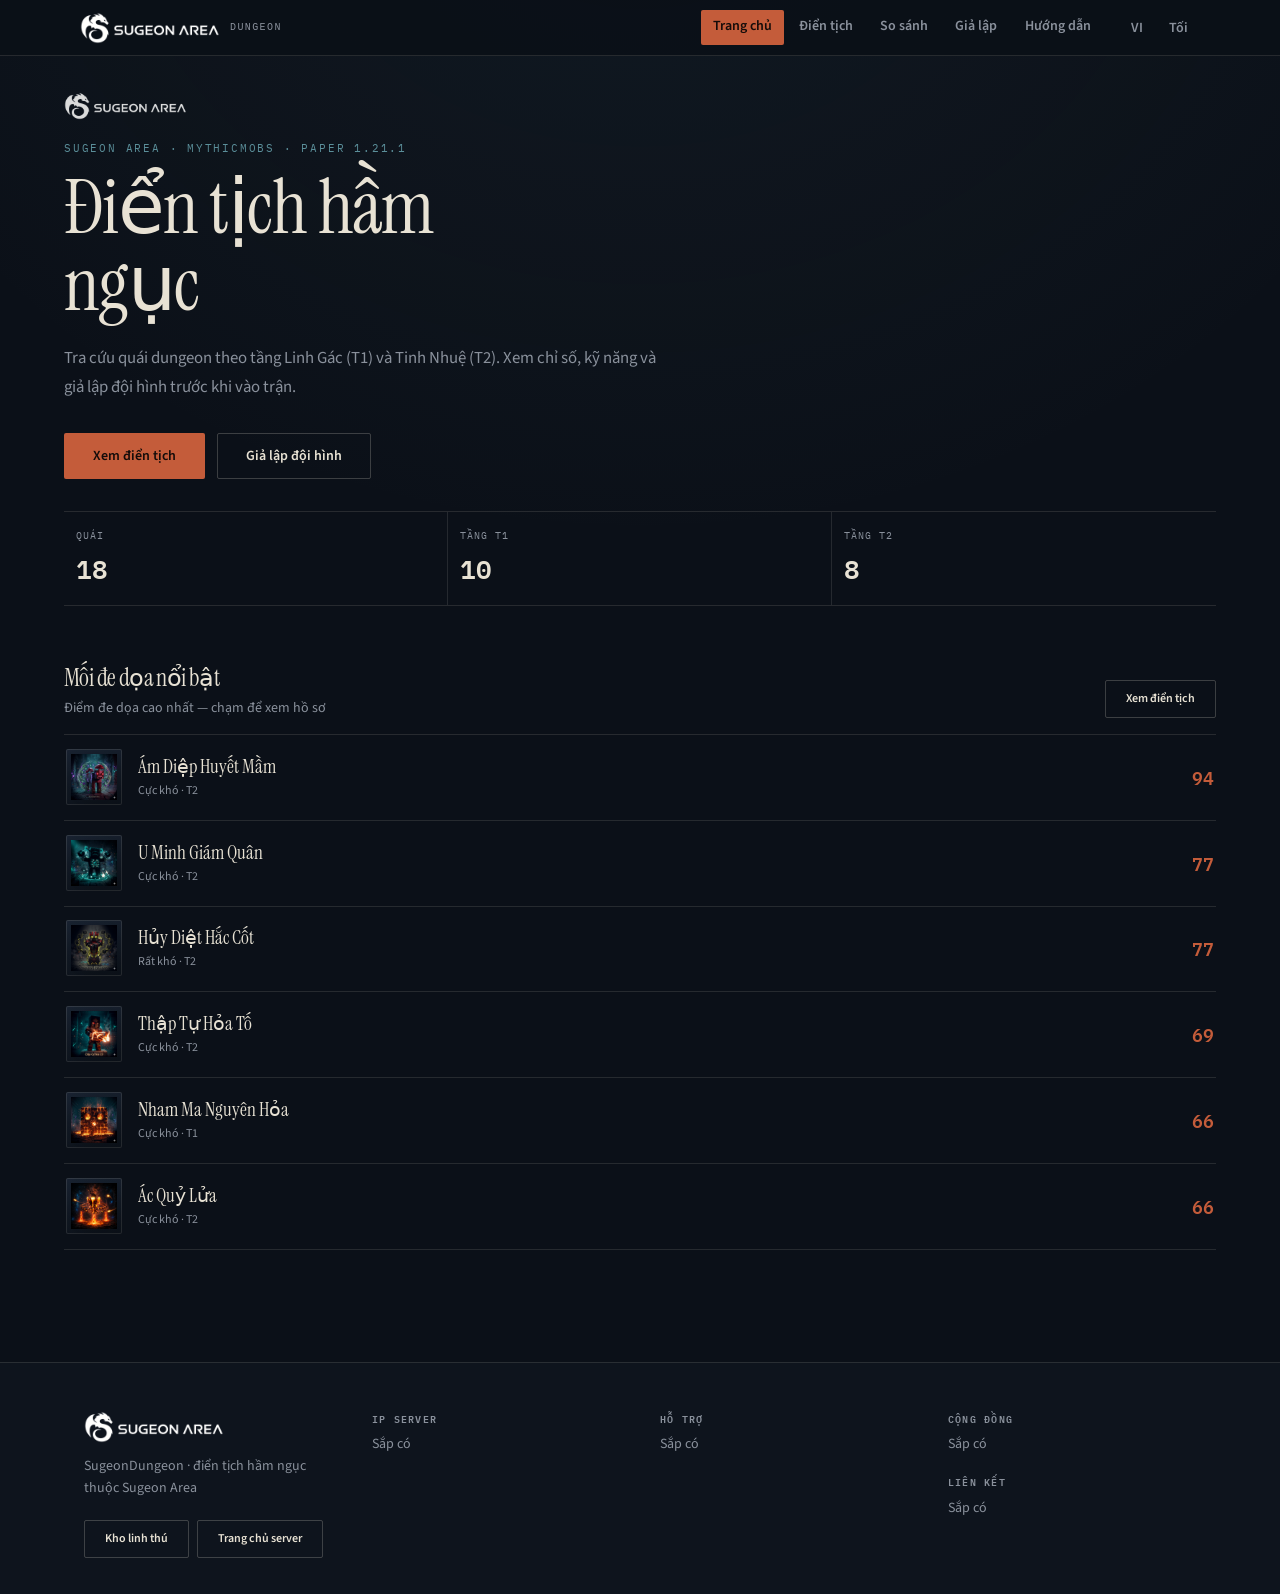
<file: index.html>
<!doctype html>
<html lang="vi">
  <head>
    <meta charset="UTF-8" />
    <script>
      (function () {
        try {
          var t = localStorage.getItem('sugeondungeon_theme')
          document.documentElement.setAttribute('data-theme', t === 'light' ? 'light' : 'dark')
          var l = localStorage.getItem('sugeondungeon_lang')
          document.documentElement.setAttribute('lang', l === 'en' ? 'en' : 'vi')
        } catch (e) {
          document.documentElement.setAttribute('data-theme', 'dark')
        }
      })()
    </script>
    <link rel="icon" type="image/png" href="/assets/brand/mark-dark.png" />
    <meta name="viewport" content="width=device-width, initial-scale=1.0, viewport-fit=cover" />
    <title>SugeonDungeon · Điển tịch hầm ngục</title>
    <link rel="preconnect" href="https://fonts.googleapis.com" />
    <link rel="preconnect" href="https://fonts.gstatic.com" crossorigin />
    <link href="https://fonts.googleapis.com/css2?family=Instrument+Serif:ital@0;1&family=Source+Sans+3:wght@400;500;600;700&family=IBM+Plex+Mono:wght@500;600&display=swap" rel="stylesheet" />
    <script type="module" crossorigin src="/assets/main-BBxByLj7.js"></script>
    <link rel="modulepreload" crossorigin href="/assets/ui-DnTEYaV6.js">
    <link rel="modulepreload" crossorigin href="/assets/mobs-D_R3keVO.js">
    <link rel="stylesheet" crossorigin href="/assets/ui-BxVyQtWM.css">
  </head>
  <body>
    <div id="app"></div>
  </body>
</html>
</file>
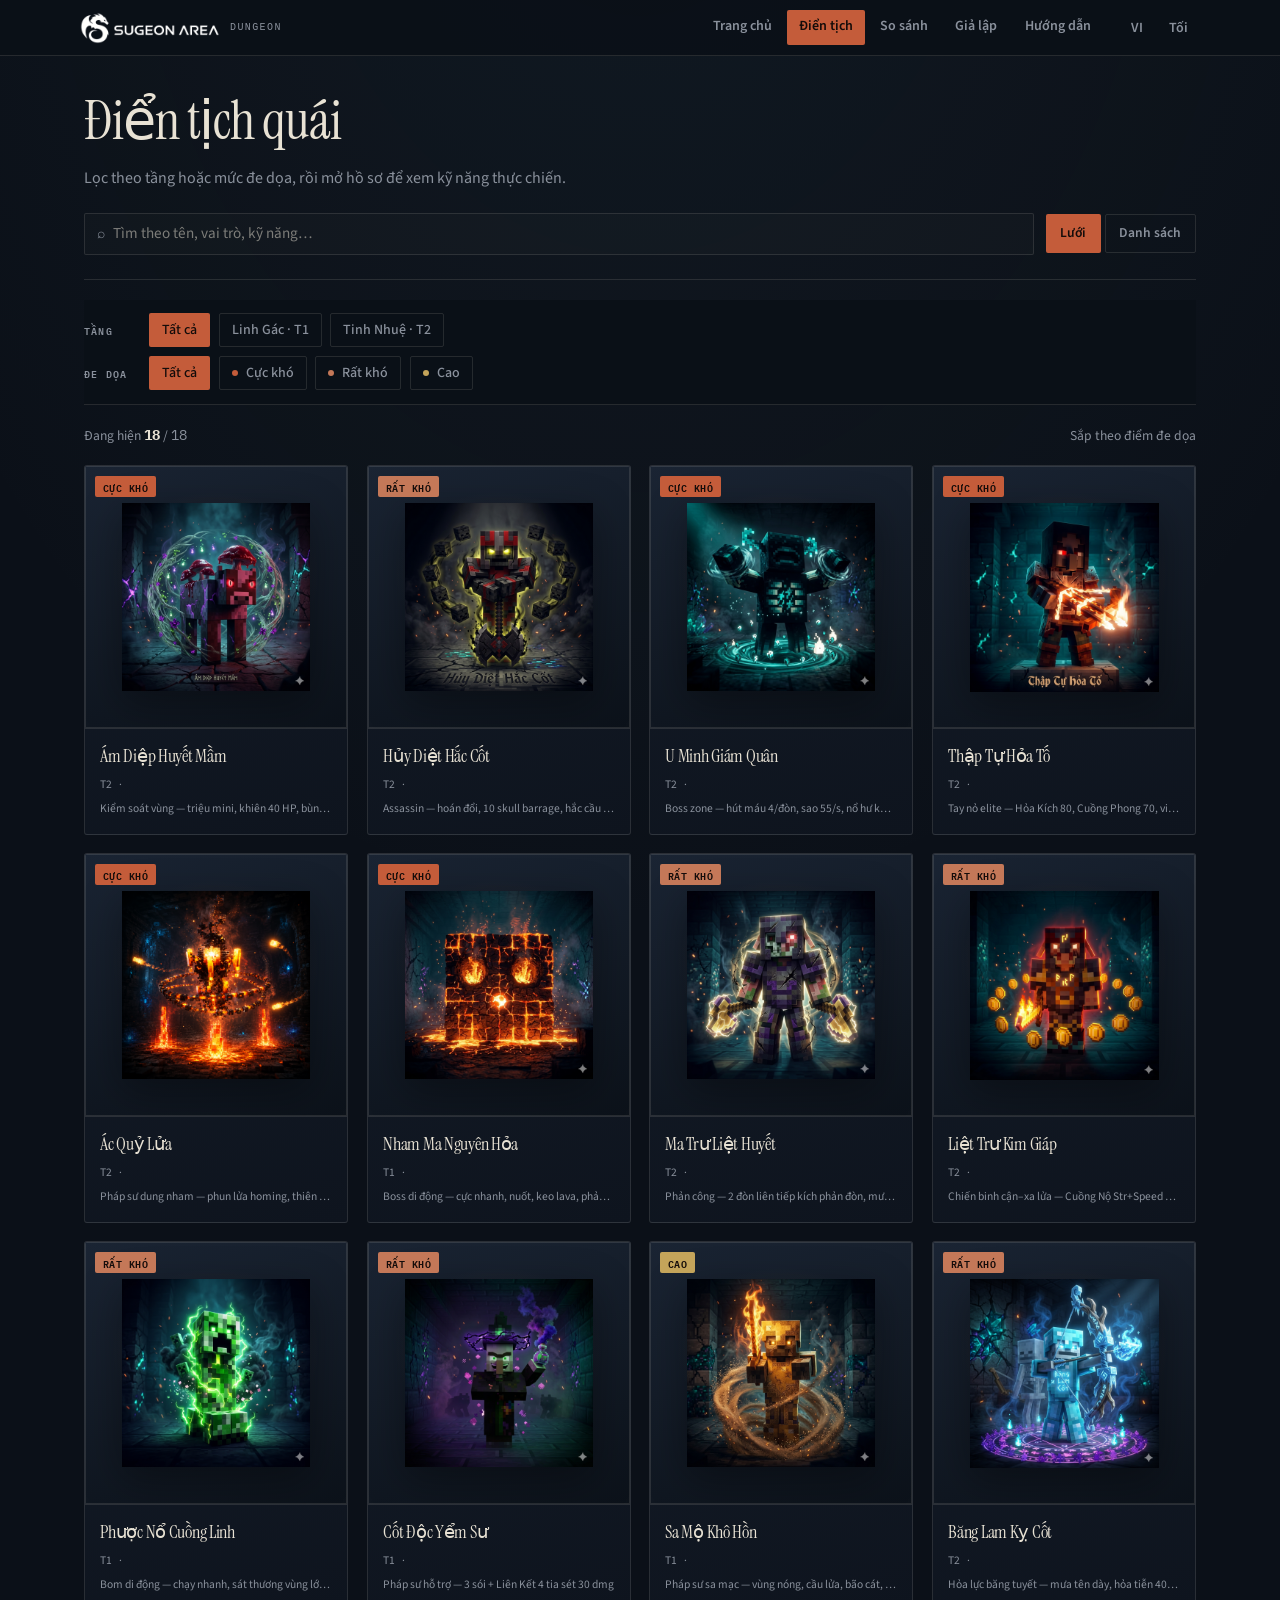
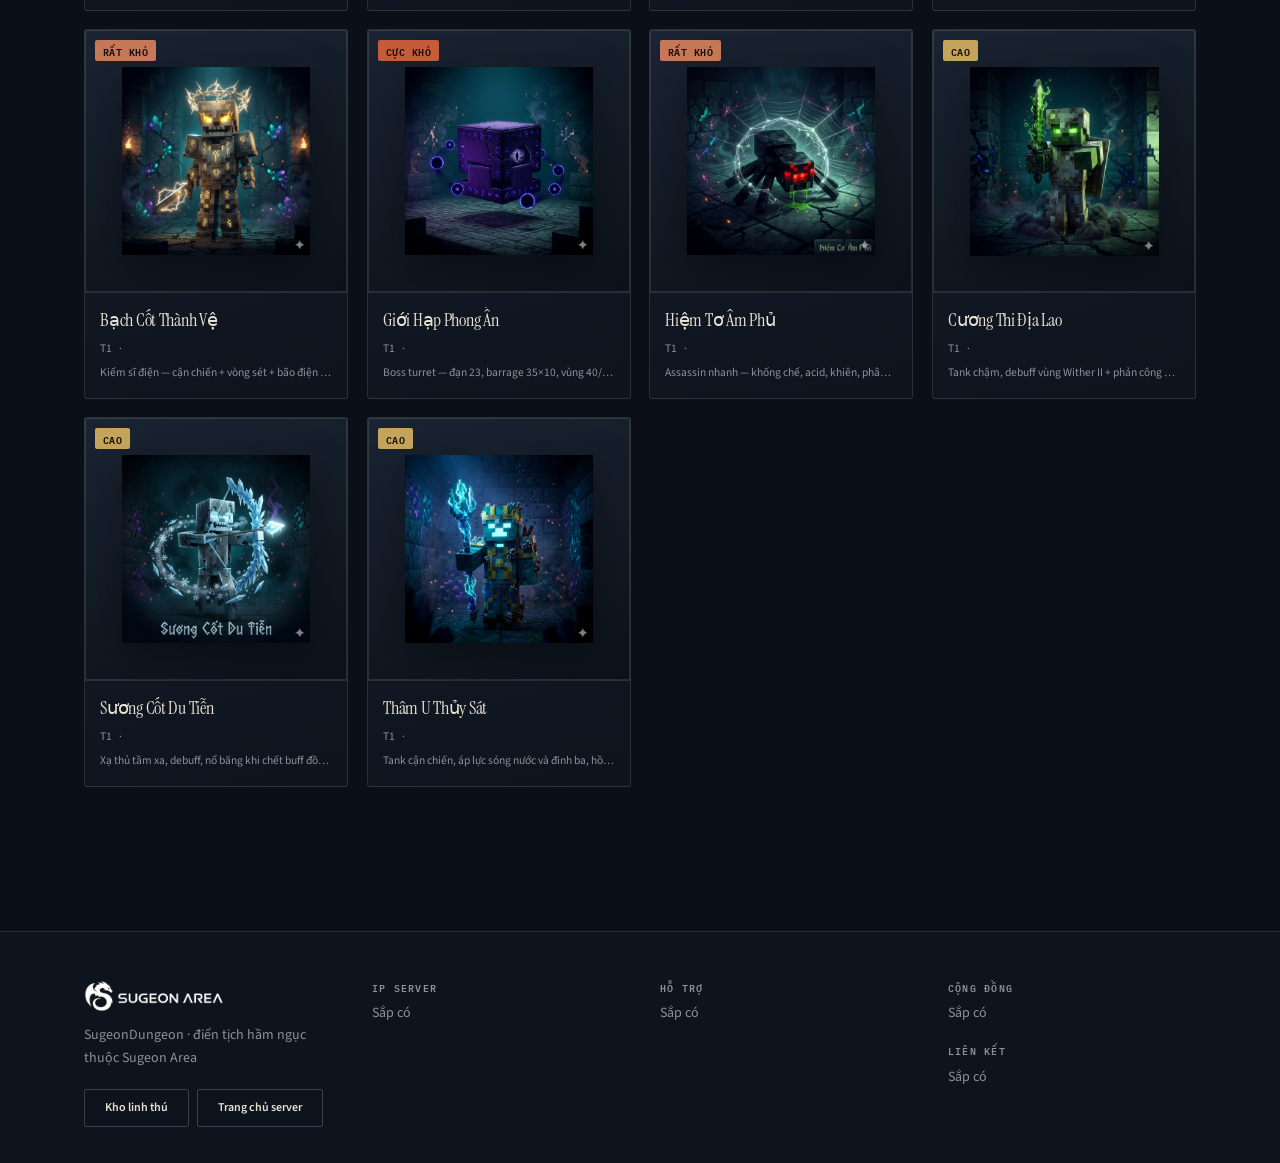
<file: bestiary.html>
<!doctype html>
<html lang="vi">
  <head>
    <meta charset="UTF-8" />
    <script>
      (function () {
        try {
          var t = localStorage.getItem('sugeondungeon_theme')
          document.documentElement.setAttribute('data-theme', t === 'light' ? 'light' : 'dark')
          var l = localStorage.getItem('sugeondungeon_lang')
          document.documentElement.setAttribute('lang', l === 'en' ? 'en' : 'vi')
        } catch (e) {
          document.documentElement.setAttribute('data-theme', 'dark')
        }
      })()
    </script>
    <link rel="icon" type="image/png" href="/assets/brand/mark-dark.png" />
    <meta name="viewport" content="width=device-width, initial-scale=1.0, viewport-fit=cover" />
    <title>Điển tịch · SugeonDungeon</title>
    <link rel="preconnect" href="https://fonts.googleapis.com" />
    <link rel="preconnect" href="https://fonts.gstatic.com" crossorigin />
    <link href="https://fonts.googleapis.com/css2?family=Instrument+Serif:ital@0;1&family=Source+Sans+3:wght@400;500;600;700&family=IBM+Plex+Mono:wght@500;600&display=swap" rel="stylesheet" />
    <script type="module" crossorigin src="/assets/bestiary-DeNfQqN1.js"></script>
    <link rel="modulepreload" crossorigin href="/assets/ui-DnTEYaV6.js">
    <link rel="modulepreload" crossorigin href="/assets/mobs-D_R3keVO.js">
    <link rel="stylesheet" crossorigin href="/assets/ui-BxVyQtWM.css">
  </head>
  <body>
    <div id="app"></div>
  </body>
</html>
</file>
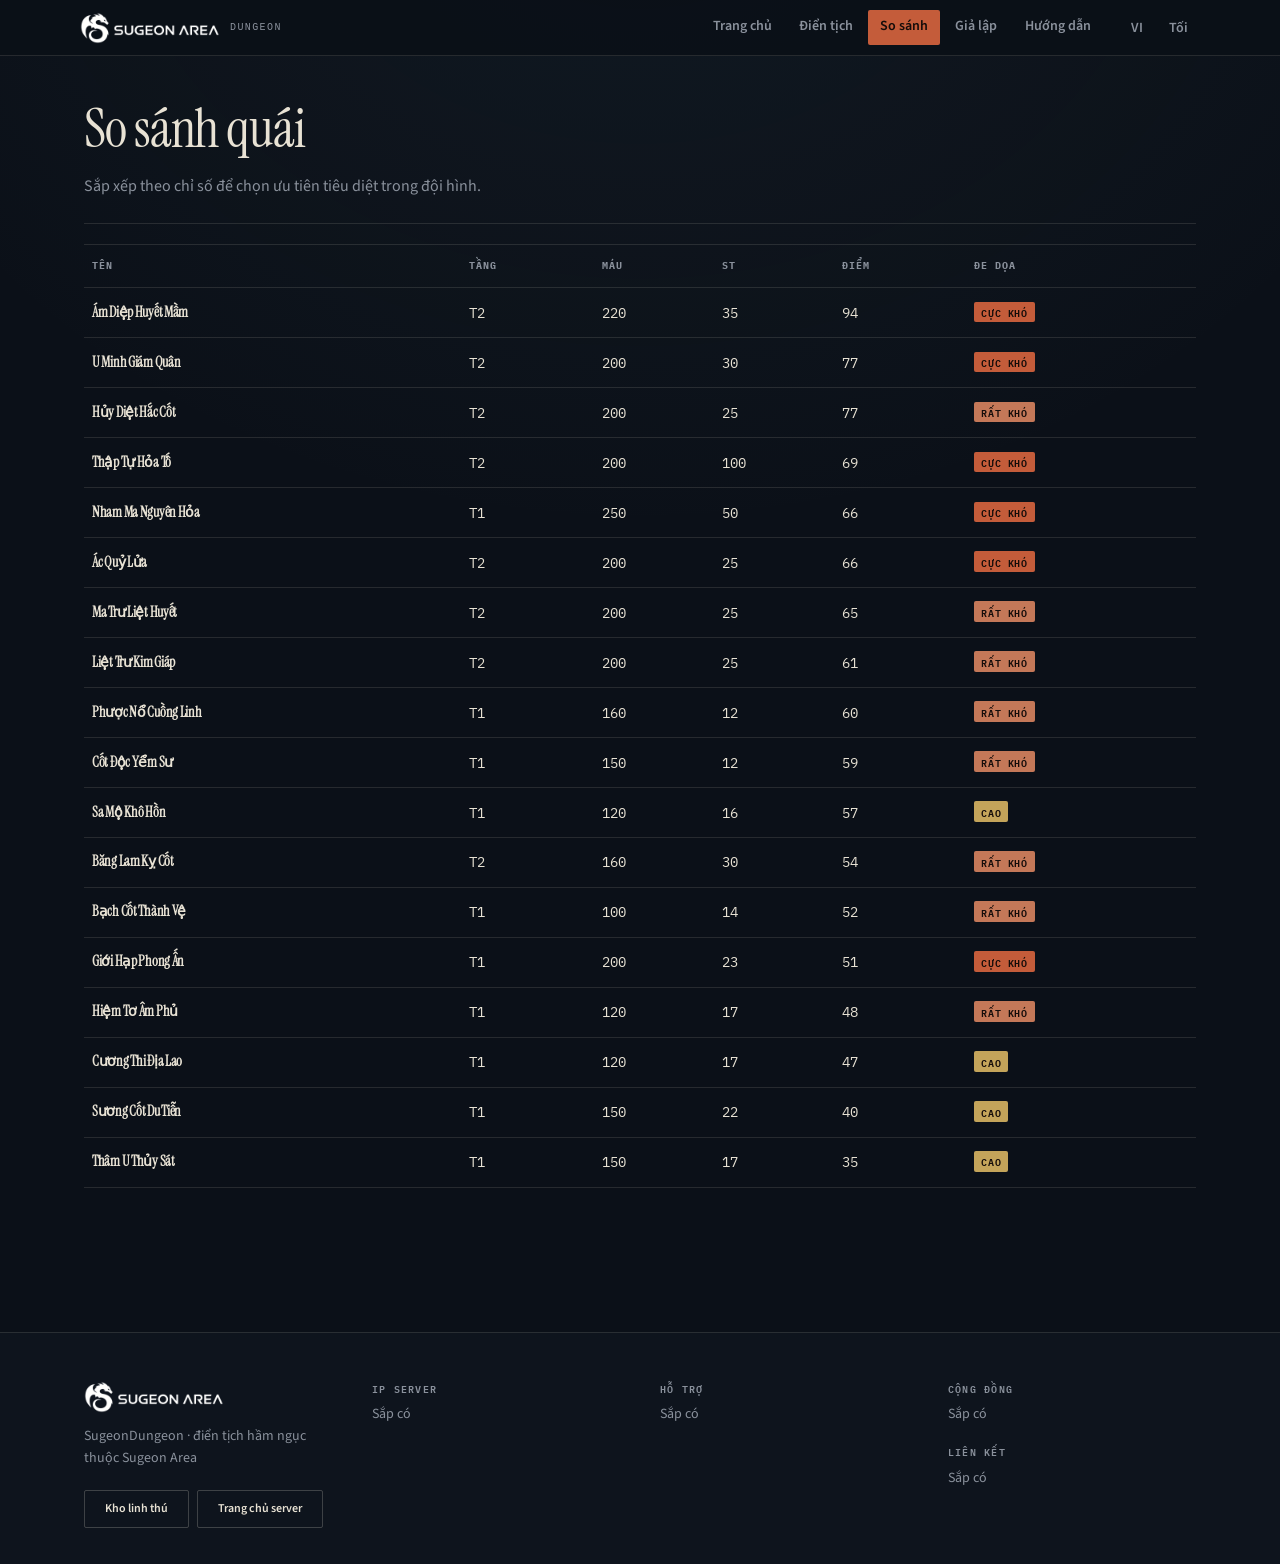
<file: compare.html>
<!doctype html>
<html lang="vi">
  <head>
    <meta charset="UTF-8" />
    <script>
      (function () {
        try {
          var t = localStorage.getItem('sugeondungeon_theme')
          document.documentElement.setAttribute('data-theme', t === 'light' ? 'light' : 'dark')
          var l = localStorage.getItem('sugeondungeon_lang')
          document.documentElement.setAttribute('lang', l === 'en' ? 'en' : 'vi')
        } catch (e) {
          document.documentElement.setAttribute('data-theme', 'dark')
        }
      })()
    </script>
    <link rel="icon" type="image/png" href="/assets/brand/mark-dark.png" />
    <meta name="viewport" content="width=device-width, initial-scale=1.0, viewport-fit=cover" />
    <title>So sánh · SugeonDungeon</title>
    <link rel="preconnect" href="https://fonts.googleapis.com" />
    <link rel="preconnect" href="https://fonts.gstatic.com" crossorigin />
    <link href="https://fonts.googleapis.com/css2?family=Instrument+Serif:ital@0;1&family=Source+Sans+3:wght@400;500;600;700&family=IBM+Plex+Mono:wght@500;600&display=swap" rel="stylesheet" />
    <script type="module" crossorigin src="/assets/compare-CwYN3vMA.js"></script>
    <link rel="modulepreload" crossorigin href="/assets/ui-DnTEYaV6.js">
    <link rel="modulepreload" crossorigin href="/assets/mobs-D_R3keVO.js">
    <link rel="stylesheet" crossorigin href="/assets/ui-BxVyQtWM.css">
  </head>
  <body>
    <div id="app"></div>
  </body>
</html>
</file>
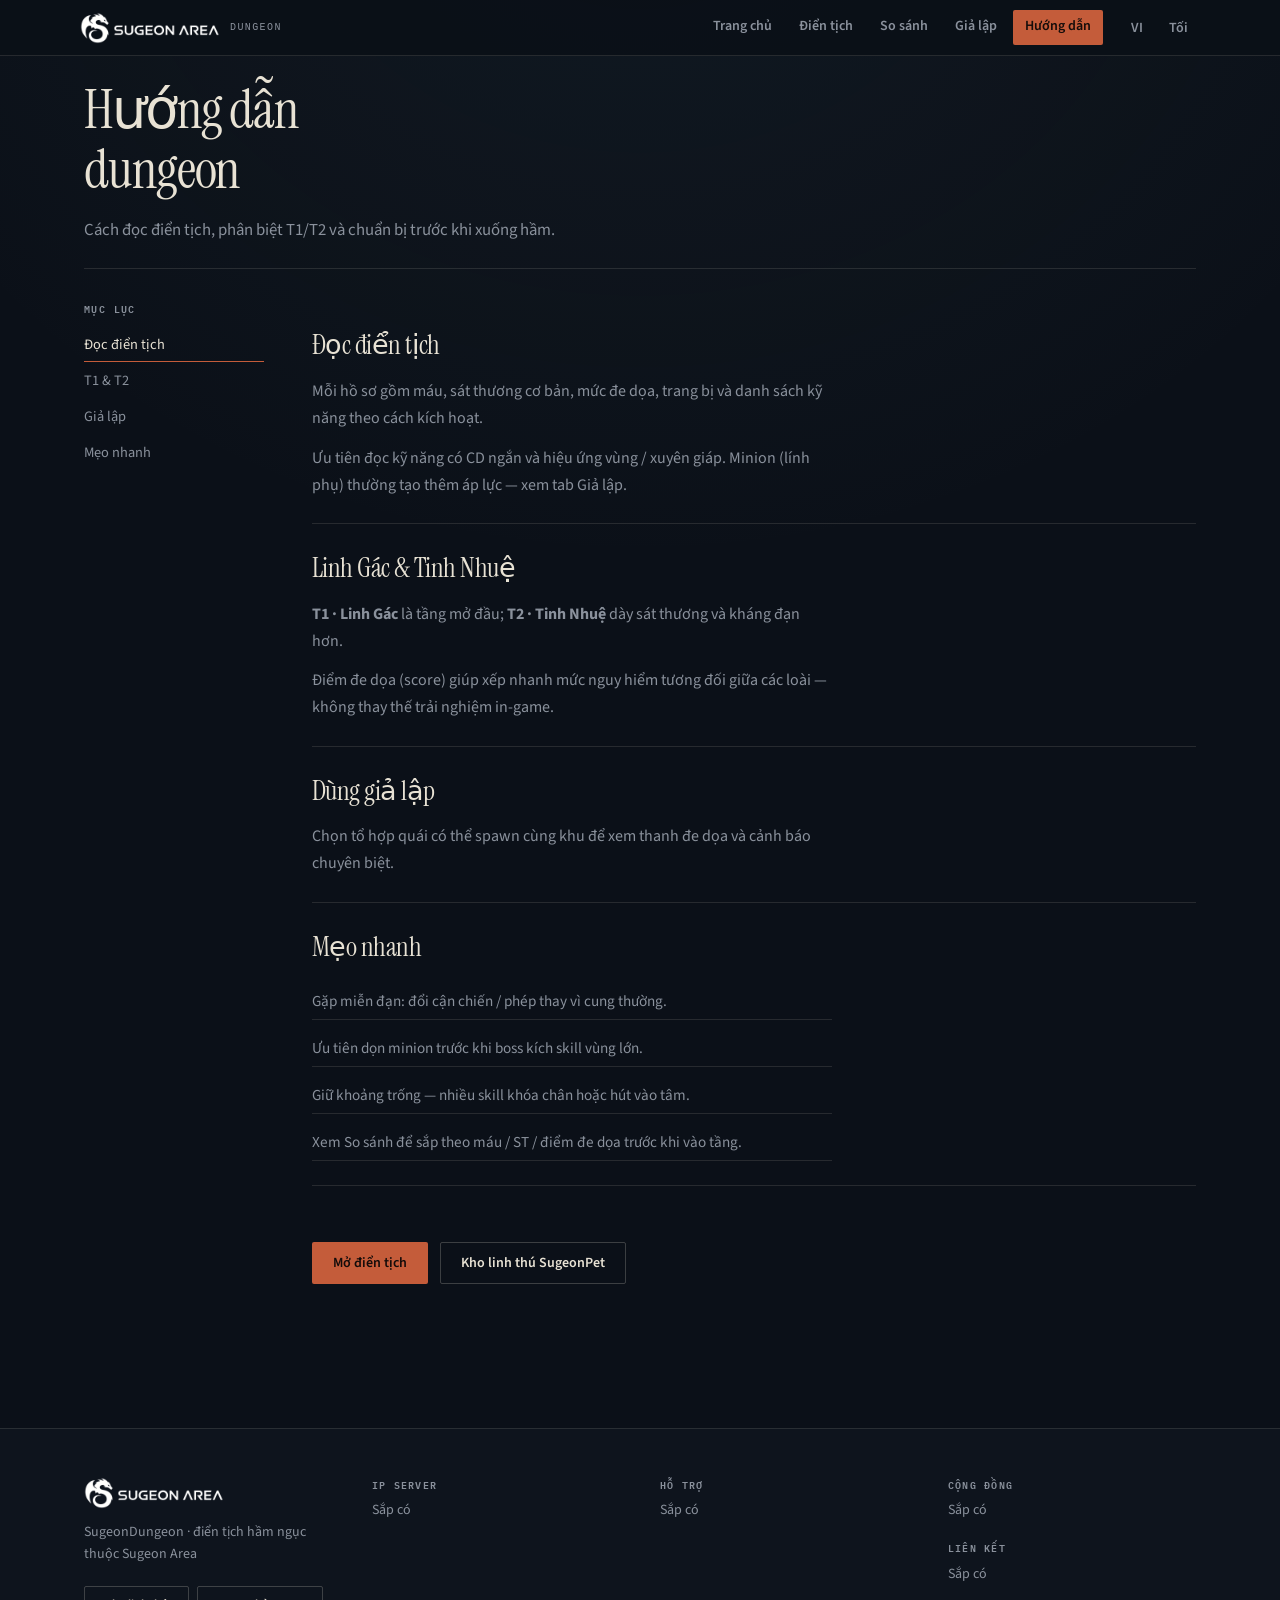
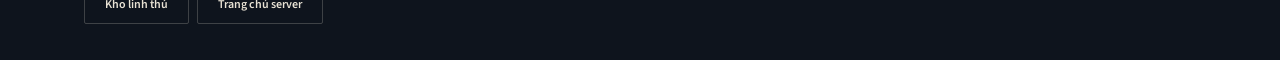
<file: guide.html>
<!doctype html>
<html lang="vi">
  <head>
    <meta charset="UTF-8" />
    <script>
      (function () {
        try {
          var t = localStorage.getItem('sugeondungeon_theme')
          document.documentElement.setAttribute('data-theme', t === 'light' ? 'light' : 'dark')
          var l = localStorage.getItem('sugeondungeon_lang')
          document.documentElement.setAttribute('lang', l === 'en' ? 'en' : 'vi')
        } catch (e) {
          document.documentElement.setAttribute('data-theme', 'dark')
        }
      })()
    </script>
    <link rel="icon" type="image/png" href="/assets/brand/mark-dark.png" />
    <meta name="viewport" content="width=device-width, initial-scale=1.0, viewport-fit=cover" />
    <title>Hướng dẫn · SugeonDungeon</title>
    <link rel="preconnect" href="https://fonts.googleapis.com" />
    <link rel="preconnect" href="https://fonts.gstatic.com" crossorigin />
    <link href="https://fonts.googleapis.com/css2?family=Instrument+Serif:ital@0;1&family=Source+Sans+3:wght@400;500;600;700&family=IBM+Plex+Mono:wght@500;600&display=swap" rel="stylesheet" />
    <script type="module" crossorigin src="/assets/guide-CrwP-nEW.js"></script>
    <link rel="modulepreload" crossorigin href="/assets/ui-DnTEYaV6.js">
    <link rel="stylesheet" crossorigin href="/assets/ui-BxVyQtWM.css">
  </head>
  <body>
    <div id="app"></div>
  </body>
</html>
</file>
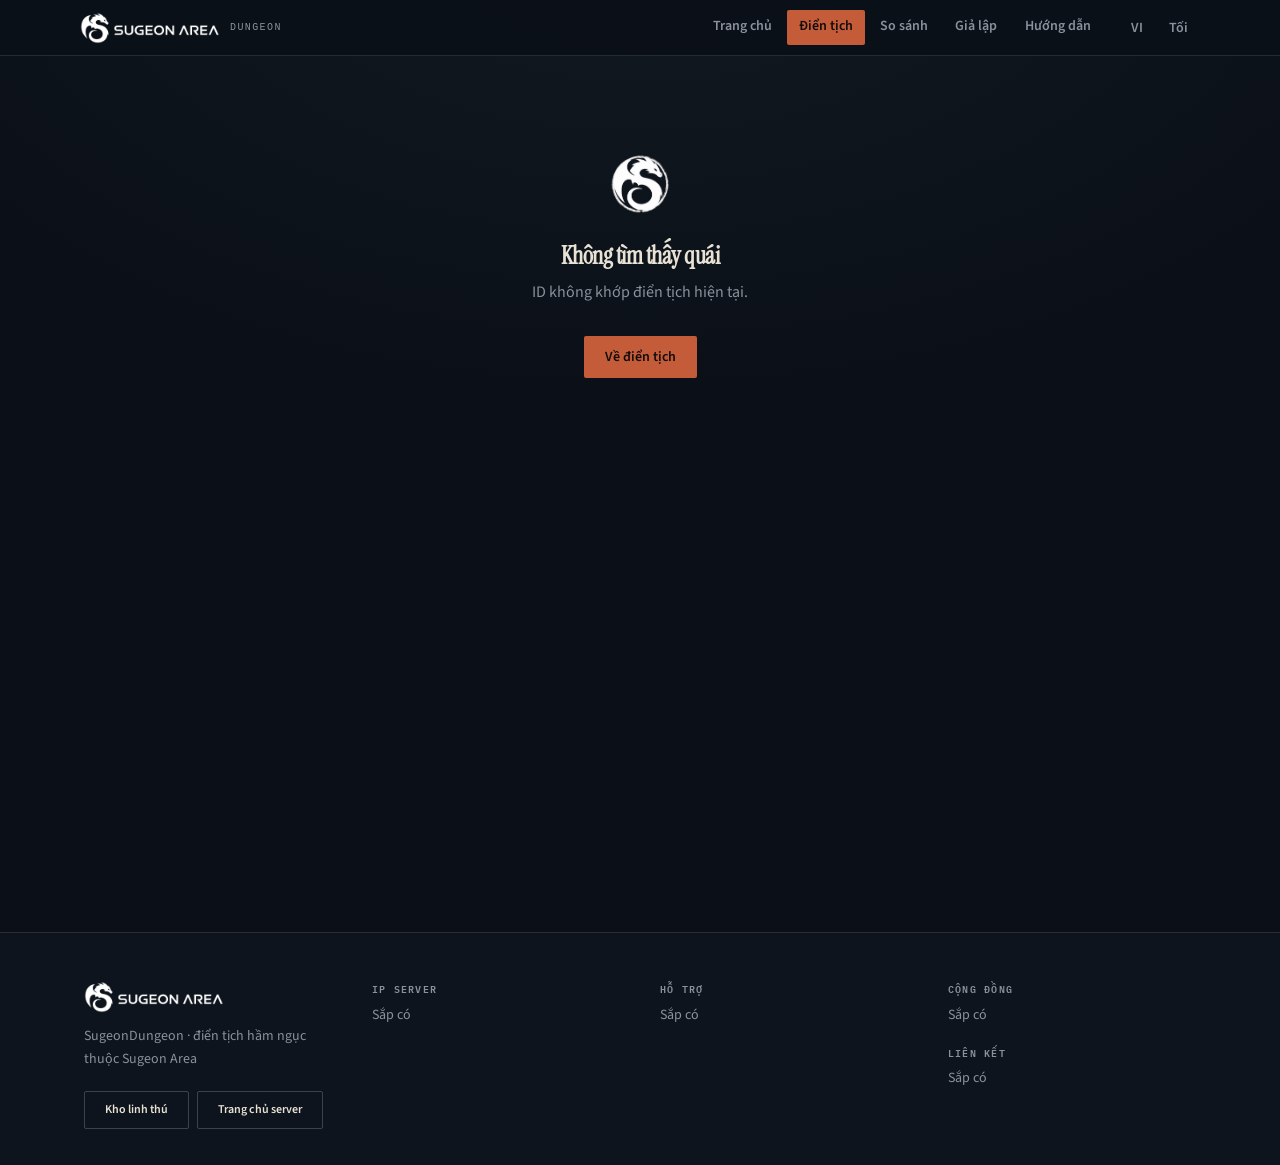
<file: mob.html>
<!doctype html>
<html lang="vi">
  <head>
    <meta charset="UTF-8" />
    <script>
      (function () {
        try {
          var t = localStorage.getItem('sugeondungeon_theme')
          document.documentElement.setAttribute('data-theme', t === 'light' ? 'light' : 'dark')
          var l = localStorage.getItem('sugeondungeon_lang')
          document.documentElement.setAttribute('lang', l === 'en' ? 'en' : 'vi')
        } catch (e) {
          document.documentElement.setAttribute('data-theme', 'dark')
        }
      })()
    </script>
    <link rel="icon" type="image/png" href="/assets/brand/mark-dark.png" />
    <meta name="viewport" content="width=device-width, initial-scale=1.0, viewport-fit=cover" />
    <title>Hồ sơ quái · SugeonDungeon</title>
    <link rel="preconnect" href="https://fonts.googleapis.com" />
    <link rel="preconnect" href="https://fonts.gstatic.com" crossorigin />
    <link href="https://fonts.googleapis.com/css2?family=Instrument+Serif:ital@0;1&family=Source+Sans+3:wght@400;500;600;700&family=IBM+Plex+Mono:wght@500;600&display=swap" rel="stylesheet" />
    <script type="module" crossorigin src="/assets/mob-VVMuemdO.js"></script>
    <link rel="modulepreload" crossorigin href="/assets/ui-DnTEYaV6.js">
    <link rel="modulepreload" crossorigin href="/assets/mobs-D_R3keVO.js">
    <link rel="stylesheet" crossorigin href="/assets/ui-BxVyQtWM.css">
  </head>
  <body>
    <div id="app"></div>
  </body>
</html>
</file>
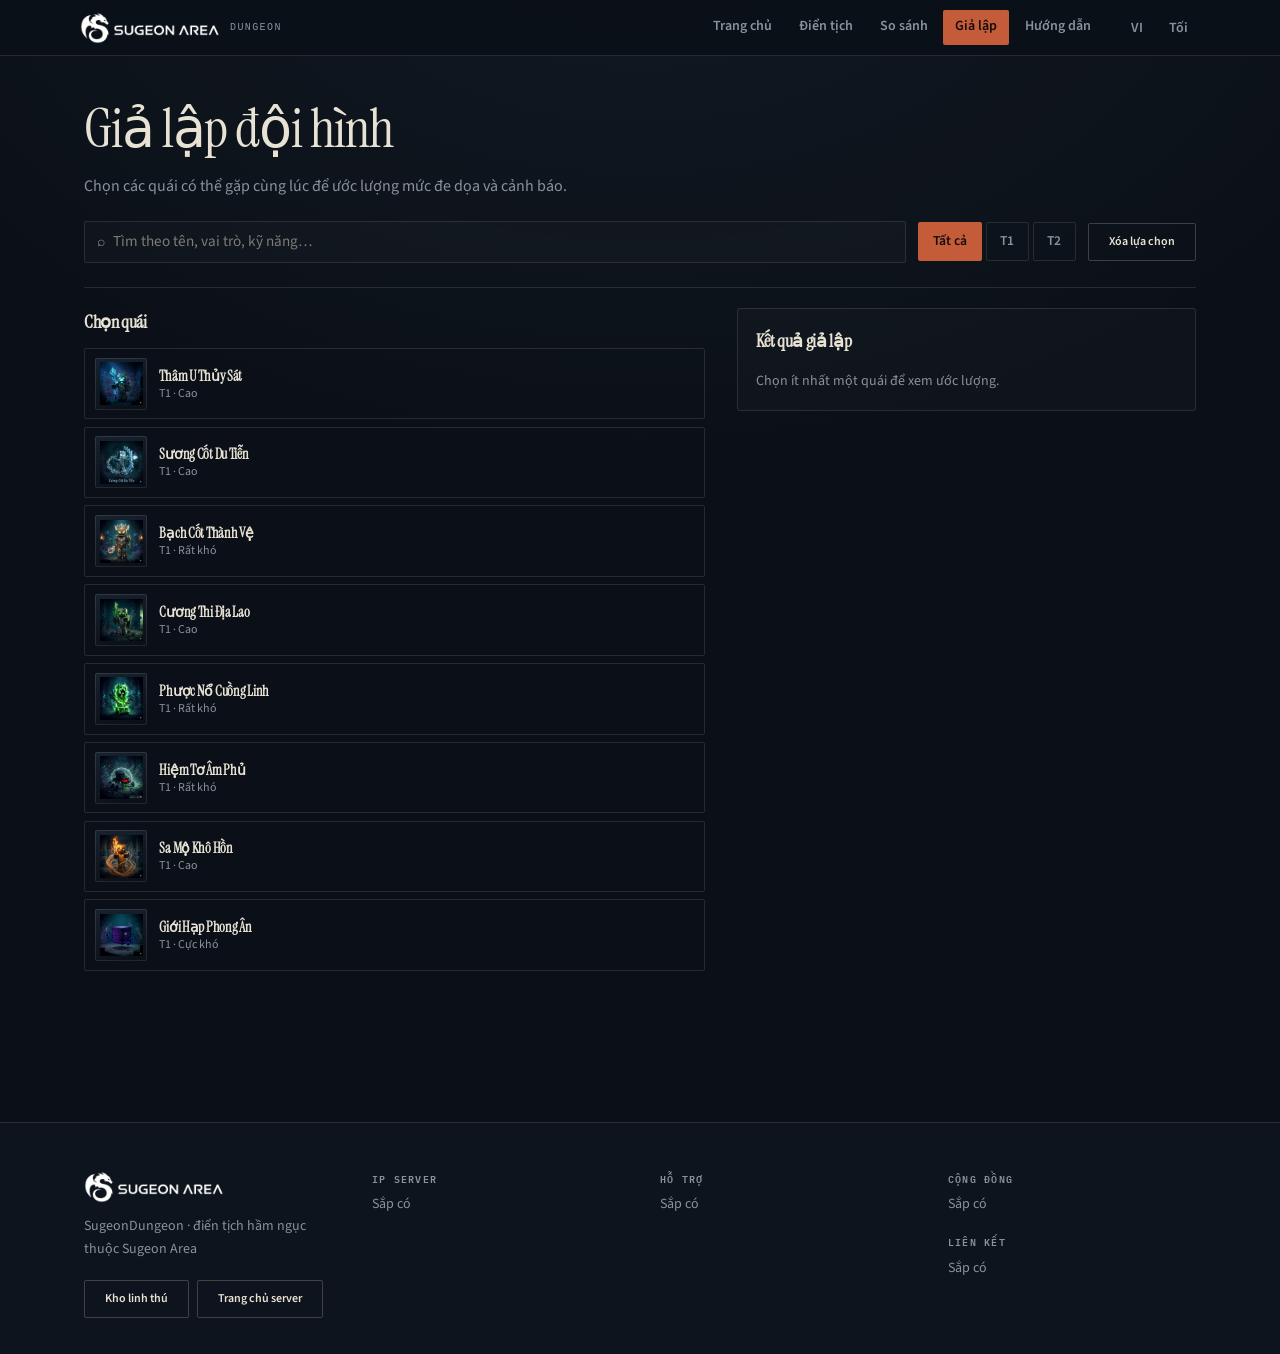
<file: simulator.html>
<!doctype html>
<html lang="vi">
  <head>
    <meta charset="UTF-8" />
    <script>
      (function () {
        try {
          var t = localStorage.getItem('sugeondungeon_theme')
          document.documentElement.setAttribute('data-theme', t === 'light' ? 'light' : 'dark')
          var l = localStorage.getItem('sugeondungeon_lang')
          document.documentElement.setAttribute('lang', l === 'en' ? 'en' : 'vi')
        } catch (e) {
          document.documentElement.setAttribute('data-theme', 'dark')
        }
      })()
    </script>
    <link rel="icon" type="image/png" href="/assets/brand/mark-dark.png" />
    <meta name="viewport" content="width=device-width, initial-scale=1.0, viewport-fit=cover" />
    <title>Giả lập · SugeonDungeon</title>
    <link rel="preconnect" href="https://fonts.googleapis.com" />
    <link rel="preconnect" href="https://fonts.gstatic.com" crossorigin />
    <link href="https://fonts.googleapis.com/css2?family=Instrument+Serif:ital@0;1&family=Source+Sans+3:wght@400;500;600;700&family=IBM+Plex+Mono:wght@500;600&display=swap" rel="stylesheet" />
    <script type="module" crossorigin src="/assets/simulator-Ba0KvdZu.js"></script>
    <link rel="modulepreload" crossorigin href="/assets/ui-DnTEYaV6.js">
    <link rel="modulepreload" crossorigin href="/assets/mobs-D_R3keVO.js">
    <link rel="stylesheet" crossorigin href="/assets/ui-BxVyQtWM.css">
  </head>
  <body>
    <div id="app"></div>
  </body>
</html>
</file>
<file: assets/ui-BxVyQtWM.css>
/*! tailwindcss v4.3.5 | MIT License | https://tailwindcss.com */
@layer properties{@supports (((-webkit-hyphens:none)) and (not (margin-trim:block))) or ((-moz-orient:inline) and (not (color:rgb(from red r g b)))){*,:before,:after,::backdrop{--tw-rotate-x:initial;--tw-rotate-y:initial;--tw-rotate-z:initial;--tw-skew-x:initial;--tw-skew-y:initial;--tw-space-y-reverse:0;--tw-border-style:solid;--tw-leading:initial;--tw-font-weight:initial;--tw-tracking:initial}}}@layer theme{:root,:host{--font-sans:"Source Sans 3", "Segoe UI", ui-sans-serif, system-ui, sans-serif;--font-mono:ui-monospace, SFMono-Regular, Menlo, Monaco, Consolas, "Liberation Mono", "Courier New", monospace;--color-white:#fff;--spacing:.25rem;--container-lg:32rem;--container-6xl:72rem;--text-xs:.75rem;--text-xs--line-height:calc(1 / .75);--text-sm:.875rem;--text-sm--line-height:calc(1.25 / .875);--text-lg:1.125rem;--text-lg--line-height:calc(1.75 / 1.125);--text-xl:1.25rem;--text-xl--line-height:calc(1.75 / 1.25);--text-2xl:1.5rem;--text-2xl--line-height:calc(2 / 1.5);--font-weight-medium:500;--font-weight-semibold:600;--font-weight-bold:700;--font-weight-extrabold:800;--tracking-tight:-.025em;--tracking-wide:.025em;--leading-relaxed:1.625;--radius-xl:.75rem;--default-font-family:var(--font-sans);--default-mono-font-family:var(--font-mono);--font-display:"Instrument Serif", "Times New Roman", ui-serif, Georgia, serif;--font-num:"IBM Plex Mono", ui-monospace, monospace;--color-void:#0b1018;--color-ink:#e8e2d4;--color-muted:#8a919c;--color-amber:#c45c3a;--color-emerald:#5b8f9a;--color-panel:#121822;--color-mythic:#c45c3a;--ease-keep:cubic-bezier(.22, 1, .36, 1)}}@layer base{*,:after,:before,::backdrop{box-sizing:border-box;border:0 solid;margin:0;padding:0}::file-selector-button{box-sizing:border-box;border:0 solid;margin:0;padding:0}html,:host{-webkit-text-size-adjust:100%;tab-size:4;line-height:1.5;font-family:var(--default-font-family,-apple-system, BlinkMacSystemFont, "Segoe UI", Roboto, "Helvetica Neue", "Noto Sans", Arial, sans-serif, "Apple Color Emoji", "Segoe UI Emoji", "Segoe UI Symbol", "Noto Color Emoji");font-feature-settings:var(--default-font-feature-settings,normal);font-variation-settings:var(--default-font-variation-settings,normal);-webkit-tap-highlight-color:transparent}hr{height:0;color:inherit;border-top-width:1px}abbr:where([title]){-webkit-text-decoration:underline dotted;text-decoration:underline dotted}h1,h2,h3,h4,h5,h6{font-size:inherit;font-weight:inherit}a{color:inherit;-webkit-text-decoration:inherit;-webkit-text-decoration:inherit;-webkit-text-decoration:inherit;-webkit-text-decoration:inherit;text-decoration:inherit}b,strong{font-weight:bolder}code,kbd,samp,pre{font-family:var(--default-mono-font-family,ui-monospace, SFMono-Regular, Menlo, Monaco, Consolas, "Liberation Mono", "Courier New", monospace);font-feature-settings:var(--default-mono-font-feature-settings,normal);font-variation-settings:var(--default-mono-font-variation-settings,normal);font-size:1em}small{font-size:80%}sub,sup{vertical-align:baseline;font-size:75%;line-height:0;position:relative}sub{bottom:-.25em}sup{top:-.5em}table{text-indent:0;border-color:inherit;border-collapse:collapse}:-moz-focusring:where(:not(iframe)){outline:auto}progress{vertical-align:baseline}summary{display:list-item}ol,ul,menu{list-style:none}img,svg,video,canvas,audio,iframe,embed,object{vertical-align:middle;display:block}img,video{max-width:100%;height:auto}button,input,select,optgroup,textarea{font:inherit;font-feature-settings:inherit;font-variation-settings:inherit;letter-spacing:inherit;color:inherit;opacity:1;background-color:#0000;border-radius:0}::file-selector-button{font:inherit;font-feature-settings:inherit;font-variation-settings:inherit;letter-spacing:inherit;color:inherit;opacity:1;background-color:#0000;border-radius:0}:where(select:is([multiple],[size])) optgroup{font-weight:bolder}:where(select:is([multiple],[size])) optgroup option{padding-inline-start:20px}::file-selector-button{margin-inline-end:4px}::placeholder{opacity:1}@supports (not ((-webkit-appearance:-apple-pay-button))) or (contain-intrinsic-size:1px){::placeholder{color:currentColor}@supports (color:color-mix(in lab, red, red)){::placeholder{color:color-mix(in oklab, currentcolor 50%, transparent)}}}textarea{resize:vertical}::-webkit-search-decoration{-webkit-appearance:none}::-webkit-date-and-time-value{min-height:1lh;text-align:inherit}::-webkit-datetime-edit{display:inline-flex}::-webkit-datetime-edit-fields-wrapper{padding:0}::-webkit-datetime-edit{padding-block:0}::-webkit-datetime-edit-year-field{padding-block:0}::-webkit-datetime-edit-month-field{padding-block:0}::-webkit-datetime-edit-day-field{padding-block:0}::-webkit-datetime-edit-hour-field{padding-block:0}::-webkit-datetime-edit-minute-field{padding-block:0}::-webkit-datetime-edit-second-field{padding-block:0}::-webkit-datetime-edit-millisecond-field{padding-block:0}::-webkit-datetime-edit-meridiem-field{padding-block:0}::-webkit-calendar-picker-indicator{line-height:1}:-moz-ui-invalid{box-shadow:none}button,input:where([type=button],[type=reset],[type=submit]){appearance:button}::file-selector-button{appearance:button}::-webkit-inner-spin-button{height:auto}::-webkit-outer-spin-button{height:auto}[hidden]:where(:not([hidden=until-found])){display:none!important}html{scroll-behavior:smooth}html,body{background-color:var(--color-void);min-height:100%;font-family:var(--font-sans);color:var(--color-ink);-webkit-font-smoothing:antialiased;-moz-osx-font-smoothing:grayscale}body{background:radial-gradient(120% 80% at 50% -10%, var(--rune), transparent 55%), var(--body-grad)}@supports (color:color-mix(in lab, red, red)){body{background:radial-gradient(120% 80% at 50% -10%, color-mix(in srgb, var(--rune) 8%, transparent), transparent 55%), var(--body-grad)}}body{transition:background-color .35s var(--ease-keep), color .35s var(--ease-keep);overflow-x:clip}::selection{background:var(--selection)}:focus-visible{outline:2px solid var(--color-amber);outline-offset:3px}img{max-width:100%;height:auto}h1,h2,.font-display{font-family:var(--font-display);letter-spacing:-.02em;font-weight:400}.num,.font-mono{font-family:var(--font-num);font-variant-numeric:tabular-nums}button,a.btn,a.btn-nav,.pill,.bestiary-view-btn{touch-action:manipulation}}@layer components{.btn{justify-content:center;align-items:center;gap:calc(var(--spacing) * 2);padding-inline:calc(var(--spacing) * 5);padding-block:calc(var(--spacing) * 2.5);font-size:var(--text-sm);line-height:var(--tw-leading,var(--text-sm--line-height));--tw-font-weight:var(--font-weight-semibold);font-weight:var(--font-weight-semibold);border:1px solid var(--border-strong);color:var(--color-ink);transition:background .3s var(--ease-keep), border-color .3s var(--ease-keep), color .3s var(--ease-keep);background:0 0;border-radius:2px;display:inline-flex}.btn:hover{background:#e8e2d40f}@supports (color:color-mix(in lab, red, red)){.btn:hover{background:color-mix(in srgb, var(--color-ink) 6%, transparent)}}.btn:active{transform:translateY(1px)}.btn-primary{background:var(--color-amber);color:#140c0a;border-color:#0000}.btn-primary:hover{background:#cb7052}@supports (color:color-mix(in lab, red, red)){.btn-primary:hover{background:color-mix(in srgb, var(--color-amber) 88%, #fff)}}.btn-nav{padding-inline:calc(var(--spacing) * 3);padding-block:calc(var(--spacing) * 1.5);font-size:var(--text-xs);line-height:var(--tw-leading,var(--text-xs--line-height));--tw-font-weight:var(--font-weight-semibold);font-weight:var(--font-weight-semibold)}@media (width>=40rem){.btn-nav{font-size:var(--text-sm);line-height:var(--tw-leading,var(--text-sm--line-height))}}.btn-nav{color:var(--color-muted);background:0 0;border:0;border-radius:2px}.btn-nav:hover{color:var(--color-ink);background:#e8e2d40f}@supports (color:color-mix(in lab, red, red)){.btn-nav:hover{background:color-mix(in srgb, var(--color-ink) 6%, transparent)}}.btn-nav.is-active{background:var(--color-amber);color:#140c0a}.pill{align-items:center;gap:calc(var(--spacing) * 2);padding-inline:calc(var(--spacing) * 3);padding-block:calc(var(--spacing) * 1.5);font-size:var(--text-sm);line-height:var(--tw-leading,var(--text-sm--line-height));--tw-font-weight:var(--font-weight-medium);font-weight:var(--font-weight-medium);border:1px solid var(--border-soft);color:var(--color-muted);transition:color .25s var(--ease-keep), border-color .25s var(--ease-keep), background .25s var(--ease-keep);background:0 0;border-radius:2px;display:inline-flex}.pill:hover{color:var(--color-ink);border-color:var(--border-strong)}.pill[aria-pressed=true]{color:#140c0a;background:var(--color-amber);border-color:#0000}.pip{width:calc(var(--spacing) * 1.5);height:calc(var(--spacing) * 1.5);border-radius:2147483647px}.art-frame{background:linear-gradient(160deg, var(--art-from), var(--art-to));box-shadow:inset 0 0 0 1px var(--border-soft);border-radius:2px;justify-content:center;align-items:center;display:flex;position:relative;overflow:hidden}.art-frame img{object-fit:contain;filter:drop-shadow(0 12px 20px #00000059);max-width:82%;max-height:82%}.brand-mark,.brand-word{object-fit:contain}[data-theme=dark] .brand-word-on-dark{filter:invert()brightness(1.05)}}@layer utilities{.absolute{position:absolute}.relative{position:relative}.static{position:static}.z-10{z-index:10}.mx-auto{margin-inline:auto}.mt-1{margin-top:var(--spacing)}.mt-2{margin-top:calc(var(--spacing) * 2)}.mt-3{margin-top:calc(var(--spacing) * 3)}.mt-4{margin-top:calc(var(--spacing) * 4)}.mt-5{margin-top:calc(var(--spacing) * 5)}.mt-6{margin-top:calc(var(--spacing) * 6)}.mt-8{margin-top:calc(var(--spacing) * 8)}.mt-14{margin-top:calc(var(--spacing) * 14)}.mb-1\.5{margin-bottom:calc(var(--spacing) * 1.5)}.mb-2{margin-bottom:calc(var(--spacing) * 2)}.mb-3{margin-bottom:calc(var(--spacing) * 3)}.mb-4{margin-bottom:calc(var(--spacing) * 4)}.mb-5{margin-bottom:calc(var(--spacing) * 5)}.mb-6{margin-bottom:calc(var(--spacing) * 6)}.mb-8{margin-bottom:calc(var(--spacing) * 8)}.block{display:block}.flex{display:flex}.grid{display:grid}.hidden{display:none}.inline{display:inline}.table{display:table}.h-1{height:var(--spacing)}.h-7{height:calc(var(--spacing) * 7)}.h-8{height:calc(var(--spacing) * 8)}.h-16{height:calc(var(--spacing) * 16)}.h-full{height:100%}.max-h-\[85\%\]{max-height:85%}.min-h-\[4rem\]{min-height:4rem}.min-h-\[40vh\]{min-height:40vh}.min-h-\[calc\(100vh-72px\)\]{min-height:calc(100vh - 72px)}.w-16{width:calc(var(--spacing) * 16)}.w-auto{width:auto}.w-full{width:100%}.max-w-6xl{max-width:var(--container-6xl)}.max-w-\[85\%\]{max-width:85%}.max-w-\[min\(38vw\,160px\)\]{max-width:min(38vw,160px)}.max-w-\[min\(42vw\,180px\)\]{max-width:min(42vw,180px)}.max-w-\[min\(94vw\,520px\)\]{max-width:min(94vw,520px)}.max-w-lg{max-width:var(--container-lg)}.min-w-0{min-width:0}.flex-1{flex:1}.shrink-0{flex-shrink:0}.transform{transform:var(--tw-rotate-x, ) var(--tw-rotate-y, ) var(--tw-rotate-z, ) var(--tw-skew-x, ) var(--tw-skew-y, )}.flex-wrap{flex-wrap:wrap}.items-center{align-items:center}.items-end{align-items:flex-end}.justify-between{justify-content:space-between}.justify-center{justify-content:center}.gap-2{gap:calc(var(--spacing) * 2)}.gap-2\.5{gap:calc(var(--spacing) * 2.5)}.gap-3{gap:calc(var(--spacing) * 3)}.gap-4{gap:calc(var(--spacing) * 4)}.gap-10{gap:calc(var(--spacing) * 10)}.gap-12{gap:calc(var(--spacing) * 12)}:where(.space-y-4>:not(:last-child)){--tw-space-y-reverse:0;margin-block-start:calc(calc(var(--spacing) * 4) * var(--tw-space-y-reverse));margin-block-end:calc(calc(var(--spacing) * 4) * calc(1 - var(--tw-space-y-reverse)))}:where(.space-y-8>:not(:last-child)){--tw-space-y-reverse:0;margin-block-start:calc(calc(var(--spacing) * 8) * var(--tw-space-y-reverse));margin-block-end:calc(calc(var(--spacing) * 8) * calc(1 - var(--tw-space-y-reverse)))}:where(.space-y-10>:not(:last-child)){--tw-space-y-reverse:0;margin-block-start:calc(calc(var(--spacing) * 10) * var(--tw-space-y-reverse));margin-block-end:calc(calc(var(--spacing) * 10) * calc(1 - var(--tw-space-y-reverse)))}.truncate{text-overflow:ellipsis;white-space:nowrap;overflow:hidden}.overflow-hidden{overflow:hidden}.rounded-full{border-radius:2147483647px}.rounded-xl{border-radius:var(--radius-xl)}.border{border-style:var(--tw-border-style);border-width:1px}.bg-amber{background-color:var(--color-amber)}.bg-white\/5{background-color:#ffffff0d}@supports (color:color-mix(in lab, red, red)){.bg-white\/5{background-color:color-mix(in oklab, var(--color-white) 5%, transparent)}}.object-contain{object-fit:contain}.px-5{padding-inline:calc(var(--spacing) * 5)}.px-7{padding-inline:calc(var(--spacing) * 7)}.py-3{padding-block:calc(var(--spacing) * 3)}.py-6{padding-block:calc(var(--spacing) * 6)}.py-24{padding-block:calc(var(--spacing) * 24)}.pt-4{padding-top:calc(var(--spacing) * 4)}.pt-6{padding-top:calc(var(--spacing) * 6)}.pb-24{padding-bottom:calc(var(--spacing) * 24)}.text-center{text-align:center}.text-left{text-align:left}.font-display{font-family:var(--font-display)}.font-mono{font-family:var(--font-mono)}.text-2xl{font-size:var(--text-2xl);line-height:var(--tw-leading,var(--text-2xl--line-height))}.text-lg{font-size:var(--text-lg);line-height:var(--tw-leading,var(--text-lg--line-height))}.text-sm{font-size:var(--text-sm);line-height:var(--tw-leading,var(--text-sm--line-height))}.text-xl{font-size:var(--text-xl);line-height:var(--tw-leading,var(--text-xl--line-height))}.text-xs{font-size:var(--text-xs);line-height:var(--tw-leading,var(--text-xs--line-height))}.text-\[10px\]{font-size:10px}.leading-relaxed{--tw-leading:var(--leading-relaxed);line-height:var(--leading-relaxed)}.font-bold{--tw-font-weight:var(--font-weight-bold);font-weight:var(--font-weight-bold)}.font-extrabold{--tw-font-weight:var(--font-weight-extrabold);font-weight:var(--font-weight-extrabold)}.font-semibold{--tw-font-weight:var(--font-weight-semibold);font-weight:var(--font-weight-semibold)}.tracking-\[0\.12em\]{--tw-tracking:.12em;letter-spacing:.12em}.tracking-\[0\.14em\]{--tw-tracking:.14em;letter-spacing:.14em}.tracking-tight{--tw-tracking:var(--tracking-tight);letter-spacing:var(--tracking-tight)}.tracking-wide{--tw-tracking:var(--tracking-wide);letter-spacing:var(--tracking-wide)}.text-amber{color:var(--color-amber)}.text-ink{color:var(--color-ink)}.text-muted{color:var(--color-muted)}.uppercase{text-transform:uppercase}@media (width>=40rem){.sm\:col-span-2{grid-column:span 2/span 2}.sm\:inline{display:inline}.sm\:h-8{height:calc(var(--spacing) * 8)}.sm\:h-9{height:calc(var(--spacing) * 9)}.sm\:max-w-\[200px\]{max-width:200px}.sm\:grid-cols-2{grid-template-columns:repeat(2,minmax(0,1fr))}}@media (width>=64rem){.lg\:col-span-1{grid-column:span 1/span 1}.lg\:block{display:block}.lg\:grid-cols-4{grid-template-columns:repeat(4,minmax(0,1fr))}.lg\:grid-cols-\[1\.1fr_0\.9fr\]{grid-template-columns:1.1fr .9fr}.lg\:grid-cols-\[1\.05fr_0\.95fr\]{grid-template-columns:1.05fr .95fr}.lg\:items-end{align-items:flex-end}.lg\:gap-14{gap:calc(var(--spacing) * 14)}.lg\:gap-16{gap:calc(var(--spacing) * 16)}.lg\:py-8{padding-block:calc(var(--spacing) * 8)}}}:root,[data-theme=dark]{--color-void:#0b1018;--color-ink:#e8e2d4;--color-muted:#8a919c;--color-panel:#121822;--color-amber:#c45c3a;--color-amber-dim:#a84830;--color-emerald:#5b8f9a;--surface:#121822;--surface-2:#182030;--border-soft:#e8e2d41f;--border-strong:#e8e2d438;--card-from:#141c28;--card-to:#0e141e;--art-from:#1a2433;--art-to:#0c121a;--body-grad:#0b1018;--page-fx-bg:#0b1018;--nav-bg:#0b1018f0;--selection:#c45c3a52}@supports (color:color-mix(in lab, red, red)){:root,[data-theme=dark]{--selection:color-mix(in srgb, var(--color-amber) 32%, transparent)}}:root,[data-theme=dark]{--nav-sticky-offset:4.75rem;--rune:#5b8f9a}[data-theme=light]{--color-void:#ebe6da;--color-ink:#1a1814;--color-muted:#5c574e;--color-panel:#f3eee4;--color-amber:#a84830;--color-amber-dim:#8a3a28;--color-emerald:#3d6f78;--surface:#f3eee4;--surface-2:#e2dccf;--border-soft:#1a18141f;--border-strong:#1a181433;--card-from:#f7f3ea;--card-to:#ebe4d6;--art-from:#f0ebe0;--art-to:#ddd5c4;--body-grad:#ebe6da;--page-fx-bg:#ebe6da;--nav-bg:#ebe6daf2;--selection:#c45c3a42}@supports (color:color-mix(in lab, red, red)){[data-theme=light]{--selection:color-mix(in srgb, var(--color-amber) 26%, transparent)}}[data-theme=light]{--rune:#3d6f78}.site-nav-wrap{z-index:40;pointer-events:none;border-bottom:1px solid var(--border-soft);background:var(--nav-bg);-webkit-backdrop-filter:blur(12px);padding:0;padding-top:env(safe-area-inset-top,0px);position:sticky;top:0}.site-nav{pointer-events:auto;max-width:72rem;padding:.7rem max(1rem, env(safe-area-inset-right,0px)) .75rem max(1rem, env(safe-area-inset-left,0px));box-shadow:none;background:0 0;border:0;border-radius:0;grid-template-columns:minmax(0,1fr) auto;grid-template-areas:"brand tools""links links";align-items:center;gap:.35rem .75rem;margin:0 auto;display:grid}.site-nav-brand{grid-area:brand;min-width:0}.site-nav-links{scrollbar-width:none;-webkit-overflow-scrolling:touch;border-top:1px solid var(--border-soft);flex-wrap:nowrap;grid-area:links;align-items:center;gap:.2rem;padding-top:.45rem;padding-bottom:.15rem;display:flex;overflow-x:auto}.site-nav-links::-webkit-scrollbar{display:none}.site-nav-tools{flex-shrink:0;grid-area:tools;align-items:center;gap:.15rem;display:flex}.site-nav .btn-nav{white-space:nowrap;min-height:2.15rem}@media (width>=1024px){:root{--nav-sticky-offset:3.75rem}.site-nav{flex-wrap:nowrap;gap:1rem;padding-block:.65rem;display:flex}.site-nav-brand,.site-nav-links,.site-nav-tools{grid-area:unset}.site-nav-links{border-top:0;margin-left:auto;padding-top:0;padding-bottom:0;overflow:visible}}.home-stage{padding:2.25rem 0 4rem}.home-kicker{font-family:var(--font-num);letter-spacing:.16em;text-transform:uppercase;color:var(--rune);font-size:.7rem}.home-title{font-family:var(--font-display);max-width:14ch;margin-top:.75rem;font-size:clamp(2.6rem,7vw,4.75rem);line-height:1.02}.home-lead{max-width:38rem;color:var(--color-muted);font-size:1.05rem;line-height:1.7}.home-brand-mark{opacity:.85;width:auto;height:1.75rem}.home-stats{border-top:1px solid var(--border-soft);border-bottom:1px solid var(--border-soft);grid-template-columns:repeat(3,minmax(0,1fr));gap:0;margin-top:2rem;display:grid}.home-stat{border-right:1px solid var(--border-soft);padding:1rem .75rem}.home-stat:last-child{border-right:0}.home-stat dt{font-family:var(--font-num);letter-spacing:.1em;text-transform:uppercase;color:var(--color-muted);font-size:.65rem}.home-stat dd{font-family:var(--font-num);color:var(--color-ink);margin-top:.35rem;font-size:1.65rem;font-weight:600}.home-ledger{border-top:1px solid var(--border-soft);gap:0;display:grid}.ledger-row{border-bottom:1px solid var(--border-soft);color:inherit;transition:background .25s var(--ease-keep);grid-template-columns:3.5rem minmax(0,1fr) auto;align-items:center;gap:1rem;padding:.9rem .15rem;text-decoration:none;display:grid}.ledger-row:hover{background:#e8e2d40a}@supports (color:color-mix(in lab, red, red)){.ledger-row:hover{background:color-mix(in srgb, var(--color-ink) 4%, transparent)}}.ledger-row-art{border-radius:2px;width:3.5rem;height:3.5rem}.ledger-row h3{font-family:var(--font-display);font-size:1.2rem;line-height:1.2}.ledger-meta{color:var(--color-muted);margin-top:.25rem;font-size:.75rem}.ledger-score{font-family:var(--font-num);color:var(--color-amber);font-size:1.1rem;font-weight:600}.bestiary-hero{border-bottom:1px solid var(--border-soft);margin-bottom:1.25rem;padding:1.25rem 0 1.5rem}.bestiary-hero h1{max-width:16ch;font-size:clamp(2.2rem,5vw,3.4rem);line-height:1.08}.bestiary-hero .lead{max-width:40rem;color:var(--color-muted);margin-top:.85rem;line-height:1.65}.bestiary-toolbar{flex-wrap:wrap;align-items:center;gap:.75rem;margin-top:1.35rem;display:flex}.bestiary-search{border:1px solid var(--border-soft);background:#e8e2d405;border-radius:2px;flex:220px;align-items:center;gap:.5rem;padding:.55rem .75rem;display:flex}@supports (color:color-mix(in lab, red, red)){.bestiary-search{background:color-mix(in srgb, var(--color-ink) 2%, transparent)}}.bestiary-search:focus-within{border-color:var(--color-amber)}.bestiary-search input{width:100%;color:var(--color-ink);background:0 0;border:0;outline:none;font-size:.95rem}.bestiary-view{gap:.25rem;display:inline-flex}.bestiary-view-btn{border:1px solid var(--border-soft);color:var(--color-muted);cursor:pointer;background:0 0;border-radius:2px;padding:.5rem .85rem;font-size:.85rem;font-weight:600}.bestiary-view-btn.is-active{color:#140c0a;background:var(--color-amber);border-color:#0000}.bestiary-filters{top:var(--nav-sticky-offset,4.75rem);z-index:30;background:#0b1018f0;margin-bottom:1.25rem;padding:.85rem 0;position:sticky}@supports (color:color-mix(in lab, red, red)){.bestiary-filters{background:color-mix(in srgb, var(--color-void) 94%, transparent)}}.bestiary-filters{-webkit-backdrop-filter:blur(10px);border-bottom:1px solid var(--border-soft)}.bestiary-filter-row{scrollbar-width:none;align-items:center;gap:.55rem;display:flex;overflow-x:auto}.bestiary-filter-row::-webkit-scrollbar{display:none}.bestiary-filter-row+.bestiary-filter-row{margin-top:.55rem}.bestiary-filter-label{font-family:var(--font-num);letter-spacing:.12em;text-transform:uppercase;color:var(--color-muted);flex-shrink:0;min-width:3.5rem;font-size:.62rem;font-weight:600}.bestiary-meta{color:var(--color-muted);justify-content:space-between;align-items:baseline;gap:1rem;margin-bottom:1.15rem;font-size:.85rem;display:flex}.bestiary-grid{grid-template-columns:1fr;gap:1rem;display:grid}@media (width>=420px){.bestiary-grid{grid-template-columns:repeat(2,minmax(0,1fr))}}@media (width>=768px){.bestiary-grid{grid-template-columns:repeat(3,minmax(0,1fr));gap:1.15rem}}@media (width>=1100px){.bestiary-grid{grid-template-columns:repeat(4,minmax(0,1fr))}}.bestiary-list{gap:0;display:grid}.bestiary-card{color:inherit;border:1px solid var(--border-soft);background:linear-gradient(165deg, var(--card-from), var(--card-to));transition:border-color .35s var(--ease-keep), transform .35s var(--ease-keep);border-radius:3px;text-decoration:none;display:block;overflow:hidden}@media (hover:hover) and (pointer:fine){.bestiary-card:hover{border-color:var(--border-strong);transform:translateY(-2px)}}.bestiary-card-inner{overflow:hidden}.bestiary-card-art-wrap{position:relative}.bestiary-card-art{aspect-ratio:1;background:radial-gradient(55% 45% at 50% 42%, var(--r), transparent 72%), linear-gradient(160deg, var(--art-from), var(--art-to));border:0;border-radius:0}@supports (color:color-mix(in lab, red, red)){.bestiary-card-art{background:radial-gradient(55% 45% at 50% 42%, color-mix(in srgb, var(--r) 14%, transparent), transparent 72%), linear-gradient(160deg, var(--art-from), var(--art-to))}}.bestiary-card-art img{max-width:72%;max-height:72%}.bestiary-card-foot{border-top:1px solid var(--border-soft);flex-direction:column;gap:.35rem;padding:.85rem .95rem 1rem;display:flex}.bestiary-name{font-family:var(--font-display);letter-spacing:-.015em;font-size:1.15rem}.bestiary-tags{color:var(--color-muted);flex-wrap:wrap;gap:.45rem;font-size:.72rem;display:flex}.bestiary-badge{font-family:var(--font-num);letter-spacing:.06em;text-transform:uppercase;color:#140c0a;background:var(--r,var(--color-amber));border-radius:2px;padding:.2rem .45rem;font-size:.6rem;font-weight:600;display:inline-block}.bestiary-badge-float{z-index:2;position:absolute;top:.65rem;left:.65rem}.bestiary-row{border-bottom:1px solid var(--border-soft);color:inherit;transition:background .25s var(--ease-keep);align-items:center;gap:1rem;padding:.75rem .2rem;text-decoration:none;display:flex}.bestiary-row:hover{background:#e8e2d40a}@supports (color:color-mix(in lab, red, red)){.bestiary-row:hover{background:color-mix(in srgb, var(--color-ink) 4%, transparent)}}.bestiary-row-art{border-radius:2px;flex-shrink:0;width:4rem;height:4rem}.bestiary-empty{text-align:center;color:var(--color-muted);border:1px dashed var(--border-soft);grid-column:1/-1;padding:4rem 1rem}.pet-stage{padding-bottom:3rem}.pet-hero-art{border:1px solid var(--border-soft);background:radial-gradient(50% 45% at 50% 45%, var(--r), transparent 70%), linear-gradient(165deg, var(--art-from), var(--art-to));border-radius:3px;justify-content:center;align-items:center;min-height:clamp(220px,48vw,360px);display:flex;position:relative}@supports (color:color-mix(in lab, red, red)){.pet-hero-art{background:radial-gradient(50% 45% at 50% 45%, color-mix(in srgb, var(--r) 16%, transparent), transparent 70%), linear-gradient(165deg, var(--art-from), var(--art-to))}}.pet-hero-art{overflow:hidden}.pet-hero-art .art-frame{aspect-ratio:1;width:min(280px,72%);box-shadow:none;background:0 0;border:0}.pet-hero-art .art-frame img{max-width:100%;max-height:100%}.pet-title{font-family:var(--font-display);overflow-wrap:anywhere;font-size:clamp(2rem,5vw,3.4rem);line-height:1.08}.skill-panel{border:1px solid var(--border-soft);background:#e8e2d405;border-radius:3px}@supports (color:color-mix(in lab, red, red)){.skill-panel{background:color-mix(in srgb, var(--color-ink) 2%, transparent)}}.skill-panel{padding:1.1rem 1rem 1.2rem}.skill-panel-head{border-bottom:1px solid var(--border-soft);justify-content:space-between;align-items:baseline;gap:.75rem;margin-bottom:.85rem;padding-bottom:.75rem;display:flex}.skill-panel-count{color:var(--color-muted);font-size:.8rem;font-weight:600}.skill-panel-count .num{color:var(--color-amber);font-size:1.05rem}.skill-grid{gap:0;display:grid}.skill-grid-scroll{max-height:none;overflow:visible}@media (width>=1024px){.skill-grid-scroll{max-height:62vh;padding-right:.25rem;overflow:auto}}.skill-card-rich{border:0;border-bottom:1px solid var(--border-soft);background:0 0;border-radius:0;padding:0}.skill-card-rich:before{display:none}.skill-card-rich:hover{box-shadow:none;transform:none}.skill-card-rich .skill-inner{padding:1rem .15rem 1.05rem}.skill-head{align-items:flex-start;gap:.75rem;display:flex}.skill-ord{font-family:var(--font-num);color:var(--rune);flex-shrink:0;padding-top:.2rem;font-size:.85rem;font-weight:600}.skill-name{font-family:var(--font-display);font-size:1.2rem;line-height:1.25}.skill-desc{color:#cecbc4;margin-top:.45rem;font-size:.9rem;line-height:1.6}@supports (color:color-mix(in lab, red, red)){.skill-desc{color:color-mix(in srgb, var(--color-ink) 72%, var(--color-muted))}}.info-tile{border:1px solid var(--border-soft);background:#e8e2d405;border-radius:2px;padding:.9rem 1rem}@supports (color:color-mix(in lab, red, red)){.info-tile{background:color-mix(in srgb, var(--color-ink) 2%, transparent)}}.pet-strip{scrollbar-width:thin;gap:.5rem;padding:.25rem 0 .75rem;display:flex;overflow-x:auto}.pet-strip-item{border:1px solid var(--border-soft);width:4.25rem;transition:border-color .25s var(--ease-keep);border-radius:2px;flex:none;padding:.3rem}.pet-strip-item:hover,.pet-strip-item.is-active{border-color:var(--color-amber)}.pet-strip-item .art-frame{aspect-ratio:1;border-radius:2px}.compare-wrap{border-top:1px solid var(--border-soft);border-bottom:1px solid var(--border-soft);overflow-x:auto}.compare-table{border-collapse:collapse;text-align:left;width:100%;font-size:.9rem}.compare-table th{font-family:var(--font-num);letter-spacing:.1em;text-transform:uppercase;color:var(--color-muted);cursor:pointer;white-space:nowrap;-webkit-user-select:none;user-select:none;padding:.85rem .5rem;font-size:.62rem}.compare-table td{border-top:1px solid var(--border-soft);vertical-align:middle;padding:.85rem .5rem}.compare-row{cursor:pointer;transition:background .25s var(--ease-keep)}.compare-row:hover{background:#e8e2d40a}@supports (color:color-mix(in lab, red, red)){.compare-row:hover{background:color-mix(in srgb, var(--color-ink) 4%, transparent)}}.sim-layout{gap:2rem;display:grid}@media (width>=1024px){.sim-layout{grid-template-columns:1.15fr .85fr;align-items:start}}.sim-pick-list{gap:.45rem;max-height:70vh;display:grid;overflow:auto}.sim-pick{border:1px solid var(--border-soft);width:100%;color:inherit;cursor:pointer;text-align:left;transition:border-color .25s var(--ease-keep), background .25s var(--ease-keep);background:0 0;border-radius:2px;align-items:center;gap:.75rem;padding:.55rem .65rem;display:flex}.sim-pick.is-on{border-color:var(--color-amber);background:#c45c3a1a}@supports (color:color-mix(in lab, red, red)){.sim-pick.is-on{background:color-mix(in srgb, var(--color-amber) 10%, transparent)}}.sim-pick-art{border-radius:2px;flex-shrink:0;width:3.25rem;height:3.25rem}.sim-check{text-align:center;width:1.25rem;color:var(--color-amber);font-family:var(--font-num);font-weight:700}.sim-panel{border:1px solid var(--border-soft);background:#e8e2d405;border-radius:3px;padding:1.15rem 1.1rem}@supports (color:color-mix(in lab, red, red)){.sim-panel{background:color-mix(in srgb, var(--color-ink) 2%, transparent)}}.sim-panel{top:var(--nav-sticky-offset,4.75rem);position:sticky}.sim-meter{background:#e8e2d414;border-radius:1px;height:.45rem;overflow:hidden}@supports (color:color-mix(in lab, red, red)){.sim-meter{background:color-mix(in srgb, var(--color-ink) 8%, transparent)}}.sim-meter i{background:linear-gradient(90deg, var(--rune), var(--color-amber), #9a4040);height:100%;display:block}.sim-alert{border-bottom:1px solid var(--border-soft);color:var(--color-muted);padding:.65rem 0;font-size:.85rem;line-height:1.55}.sim-alert-red,.sim-alert-purple,.sim-alert-amber,.sim-alert-sky,.sim-alert-indigo,.sim-alert-orange{border-left:2px solid var(--color-amber);padding-left:.75rem}.guide-layout{gap:2rem;display:grid}@media (width>=1024px){.guide-layout{grid-template-columns:180px minmax(0,1fr);align-items:start;gap:3rem}}.guide-toc{top:var(--nav-sticky-offset,4.75rem);position:sticky}.guide-toc-title{font-family:var(--font-num);letter-spacing:.14em;text-transform:uppercase;color:var(--color-muted);margin-bottom:.75rem;font-size:.62rem;font-weight:600}.guide-toc nav{flex-direction:column;gap:.15rem;display:flex}.guide-toc a{color:var(--color-muted);border-bottom:1px solid #0000;padding:.35rem 0;font-size:.9rem;text-decoration:none}.guide-toc a:hover,.guide-toc a.is-active{color:var(--color-ink);border-bottom-color:var(--color-amber)}.guide-hero{border-bottom:1px solid var(--border-soft);margin-bottom:2rem;padding-bottom:1.5rem}.guide-hero h1{max-width:14ch;font-size:clamp(2.2rem,5vw,3.4rem);line-height:1.1}.guide-hero .lead{max-width:40rem;color:var(--color-muted);margin-top:1rem;font-size:1.05rem;line-height:1.7}.guide-section{scroll-margin-top:calc(var(--nav-sticky-offset,4.75rem) + .5rem);border-bottom:1px solid var(--border-soft);padding:1.5rem 0}.guide-section h2{font-size:1.7rem}.guide-section .lead,.guide-section .body{max-width:65ch;color:var(--color-muted);margin-top:.75rem;line-height:1.7}.guide-tips{gap:.65rem;max-width:65ch;margin:1rem 0 0;padding:0;list-style:none;display:grid}.guide-tips li{border-bottom:1px solid var(--border-soft);color:var(--color-muted);padding:.35rem 0;font-size:.95rem;line-height:1.6}.guide-cta{flex-wrap:wrap;gap:.75rem;margin-top:2rem;padding-top:1.5rem;display:flex}.page-fx{pointer-events:none;z-index:100;opacity:0;position:fixed;inset:0}.page-fx.active{opacity:1}.page-fx-veil{background:var(--page-fx-bg);opacity:0;position:absolute;inset:0}.page-fx-brand{z-index:2;opacity:0;width:56px;height:56px;margin:-28px 0 0 -28px;position:absolute;top:50%;left:50%}.page-fx-brand img{object-fit:contain;width:100%;height:100%}.theme-fx{pointer-events:none;z-index:120;opacity:0;position:fixed;inset:0}.theme-fx.active{opacity:1}.theme-fx-circle{border-radius:9999px;position:absolute}.site-toast{left:50%;bottom:max(1.25rem, env(safe-area-inset-bottom,0px));z-index:60;border:1px solid #c45c3a66;border-radius:2px;width:min(92vw,28rem);position:fixed}@supports (color:color-mix(in lab, red, red)){.site-toast{border:1px solid color-mix(in srgb, var(--color-amber) 40%, transparent)}}.site-toast{background:#121822f2}@supports (color:color-mix(in lab, red, red)){.site-toast{background:color-mix(in srgb, var(--color-panel) 95%, transparent)}}.site-toast{color:var(--color-ink);text-align:center;-webkit-backdrop-filter:blur(16px);backdrop-filter:blur(16px);opacity:0;pointer-events:none;padding:.75rem 1.15rem;font-size:.875rem;font-weight:600;box-shadow:0 16px 40px #00000047}.site-footer{padding:3rem 0 calc(2.25rem + env(safe-area-inset-bottom,0px));border-top:1px solid var(--border-soft);background:var(--surface);margin-top:3rem}@supports (color:color-mix(in lab, red, red)){.site-footer{background:color-mix(in srgb, var(--surface) 55%, transparent)}}.site-footer h3{font-family:var(--font-num);letter-spacing:.12em;text-transform:uppercase;color:var(--color-muted);font-size:.65rem;font-weight:600}.mob-card{will-change:transform}.skill-card{animation:rise-in .45s var(--ease-keep) both}@keyframes float-y{0%,to{transform:translateY(0)}50%{transform:translateY(-6px)}}@keyframes rise-in{0%{opacity:0;transform:translateY(12px)}to{opacity:1;transform:none}}.anim-float{animation:4.5s ease-in-out infinite float-y}@media (prefers-reduced-motion:reduce){.anim-float,.skill-card{animation:none!important}.page-fx,.theme-fx{display:none!important}html{scroll-behavior:auto}}@media (width<=639px){.home-stage{padding:1.5rem 0 3rem}.home-stats{grid-template-columns:1fr}.home-stat{border-right:0;border-bottom:1px solid var(--border-soft)}.home-stat:last-child{border-bottom:0}.ledger-row{grid-template-columns:3rem minmax(0,1fr)}.ledger-score{grid-column:2;justify-self:start}.bestiary-search{flex:100%}.btn{min-height:2.65rem}}@property --tw-rotate-x{syntax:"*";inherits:false}@property --tw-rotate-y{syntax:"*";inherits:false}@property --tw-rotate-z{syntax:"*";inherits:false}@property --tw-skew-x{syntax:"*";inherits:false}@property --tw-skew-y{syntax:"*";inherits:false}@property --tw-space-y-reverse{syntax:"*";inherits:false;initial-value:0}@property --tw-border-style{syntax:"*";inherits:false;initial-value:solid}@property --tw-leading{syntax:"*";inherits:false}@property --tw-font-weight{syntax:"*";inherits:false}@property --tw-tracking{syntax:"*";inherits:false}
</file>
